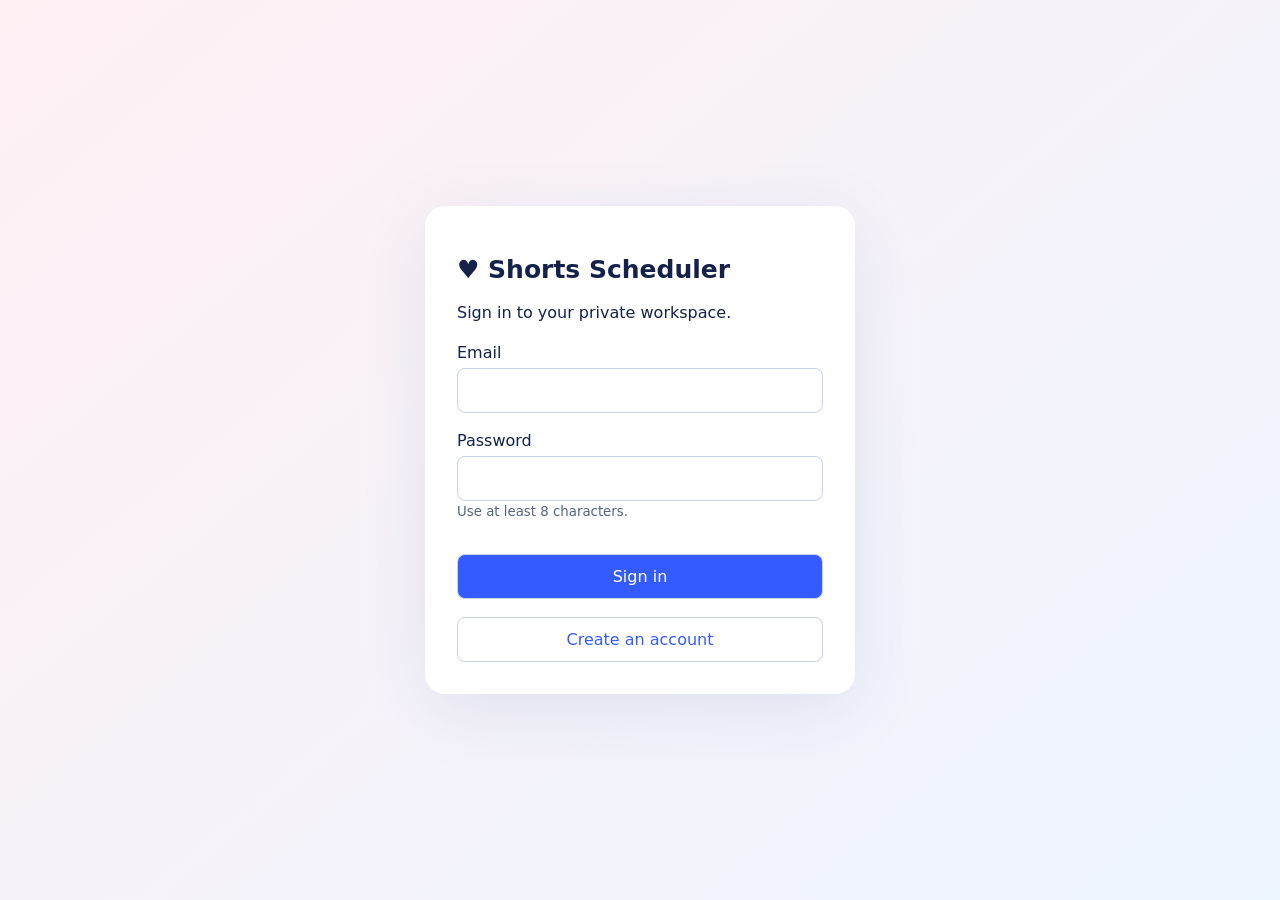
<file: webapp/static/login 2.html>
<!doctype html>
<html lang="en"><head><meta charset="utf-8"><meta name="viewport" content="width=device-width,initial-scale=1"><title>Sign in · Shorts Scheduler</title>
<style>body{margin:0;min-height:100vh;display:grid;place-items:center;background:linear-gradient(140deg,#fff0f4,#edf5ff);font:16px system-ui;color:#14214a}main{box-sizing:border-box;width:min(430px,94vw);padding:32px;background:white;border-radius:20px;box-shadow:0 16px 70px #24428218}h1{font-size:25px}label{display:block;margin:18px 0 6px}input,button{box-sizing:border-box;width:100%;padding:12px;border:1px solid #cad3e5;border-radius:8px;font:inherit}button{margin-top:18px;background:#345bff;color:white;cursor:pointer}button.secondary{background:white;color:#345bff}p{line-height:1.5}#error{color:#a71938}small{color:#546482}</style></head>
<body><main><h1>♥ Shorts Scheduler</h1><p id="intro">Sign in to your private workspace.</p><form id="auth"><label for="email">Email</label><input id="email" type="email" autocomplete="username" required maxlength="254"><label for="password">Password</label><input id="password" type="password" autocomplete="current-password" required minlength="8" maxlength="128"><small>Use at least 8 characters.</small><p id="error" role="alert"></p><button id="submit">Sign in</button></form><button class="secondary" id="toggle" type="button">Create an account</button></main>
<script>
let register=false;
const form=document.getElementById('auth'), error=document.getElementById('error'), submit=document.getElementById('submit'), toggle=document.getElementById('toggle');
toggle.onclick=()=>{register=!register;submit.textContent=register?'Create account':'Sign in';toggle.textContent=register?'Already have an account? Sign in':'Create an account';document.getElementById('password').autocomplete=register?'new-password':'current-password';error.textContent='';};
form.onsubmit=async event=>{event.preventDefault();submit.disabled=true;error.textContent='';try{const response=await fetch('/api/auth/'+(register?'register':'login'),{method:'POST',headers:{'Content-Type':'application/json','X-Shorts-Request':'1'},body:JSON.stringify({email:document.getElementById('email').value,password:document.getElementById('password').value})});const data=await response.json();if(!response.ok)throw Error(data.error||'Unable to sign in.');location.replace(new URLSearchParams(location.search).get('intent') === 'upload' ? '/#videoCard' : '/');}catch(e){error.textContent=e.message;}finally{submit.disabled=false;}};
</script></body></html>
</file>
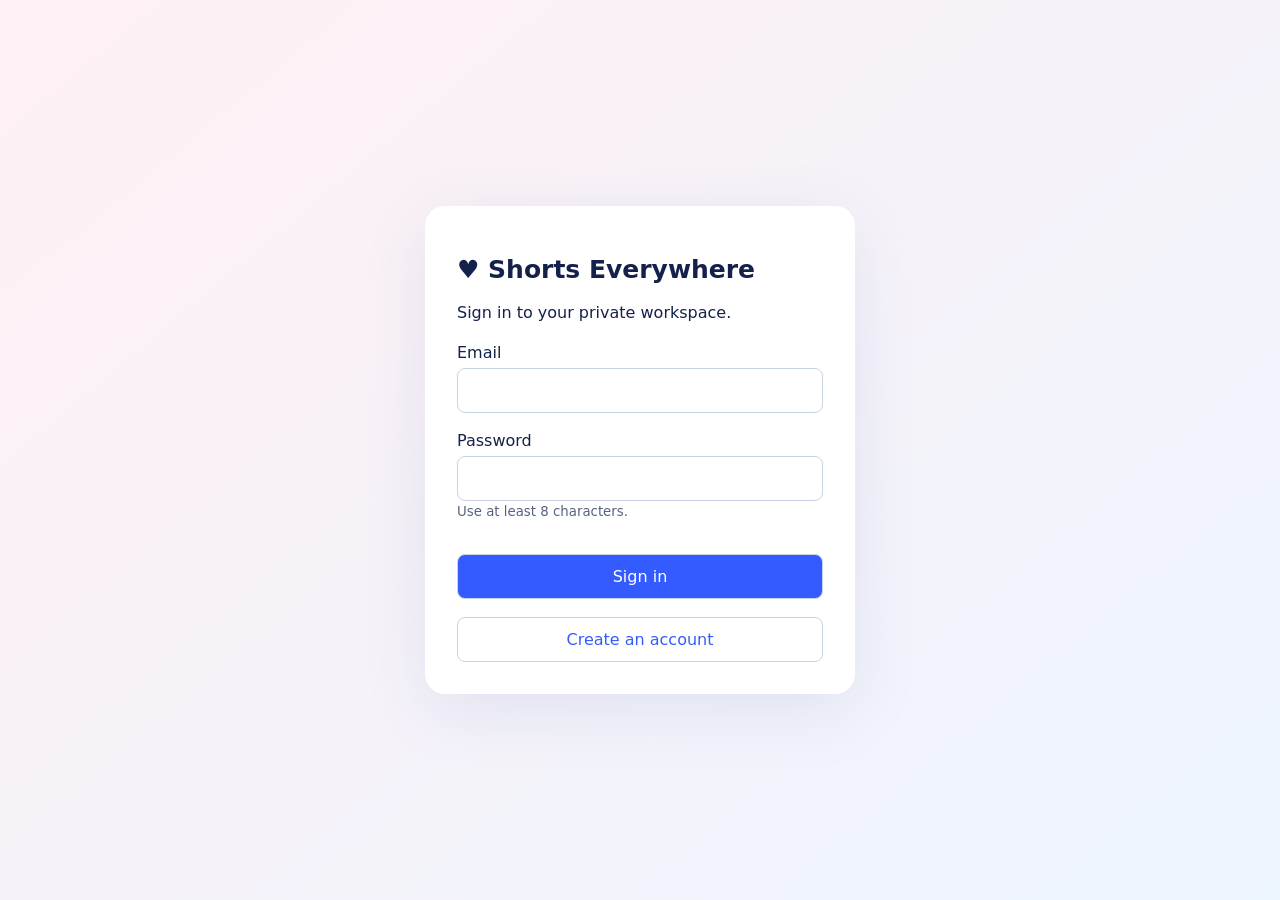
<file: webapp/static/login.html>
<!doctype html>
<html lang="en"><head><meta charset="utf-8"><meta name="viewport" content="width=device-width,initial-scale=1"><title>Sign in · Shorts Everywhere</title>
<style>body{margin:0;min-height:100vh;display:grid;place-items:center;background:linear-gradient(140deg,#fff0f4,#edf5ff);font:16px system-ui;color:#14214a}main{box-sizing:border-box;width:min(430px,94vw);padding:32px;background:white;border-radius:20px;box-shadow:0 16px 70px #24428218}h1{font-size:25px}label{display:block;margin:18px 0 6px}input,button{box-sizing:border-box;width:100%;padding:12px;border:1px solid #cad3e5;border-radius:8px;font:inherit}button{margin-top:18px;background:#345bff;color:white;cursor:pointer}button.secondary{background:white;color:#345bff}p{line-height:1.5}#error{color:#a71938}small{color:#546482}</style></head>
<body><main><h1>♥ Shorts Everywhere</h1><p id="intro">Sign in to your private workspace.</p><form id="auth"><label for="email">Email</label><input id="email" type="email" autocomplete="username" required maxlength="254"><label for="password">Password</label><input id="password" type="password" autocomplete="current-password" required minlength="8" maxlength="128"><small>Use at least 8 characters.</small><p id="error" role="alert"></p><button id="submit">Sign in</button></form><button class="secondary" id="toggle" type="button">Create an account</button></main>
<script>
let register=false;
const form=document.getElementById('auth'), error=document.getElementById('error'), submit=document.getElementById('submit'), toggle=document.getElementById('toggle');
toggle.onclick=()=>{register=!register;submit.textContent=register?'Create account':'Sign in';toggle.textContent=register?'Already have an account? Sign in':'Create an account';document.getElementById('password').autocomplete=register?'new-password':'current-password';error.textContent='';};
form.onsubmit=async event=>{event.preventDefault();submit.disabled=true;error.textContent='';try{const response=await fetch('/api/auth/'+(register?'register':'login'),{method:'POST',headers:{'Content-Type':'application/json','X-Shorts-Request':'1'},body:JSON.stringify({email:document.getElementById('email').value,password:document.getElementById('password').value})});const data=await response.json();if(!response.ok)throw Error(data.error||'Unable to sign in.');location.replace(new URLSearchParams(location.search).get('intent') === 'upload' ? '/#videoCard' : '/');}catch(e){error.textContent=e.message;}finally{submit.disabled=false;}};
</script></body></html>
</file>
